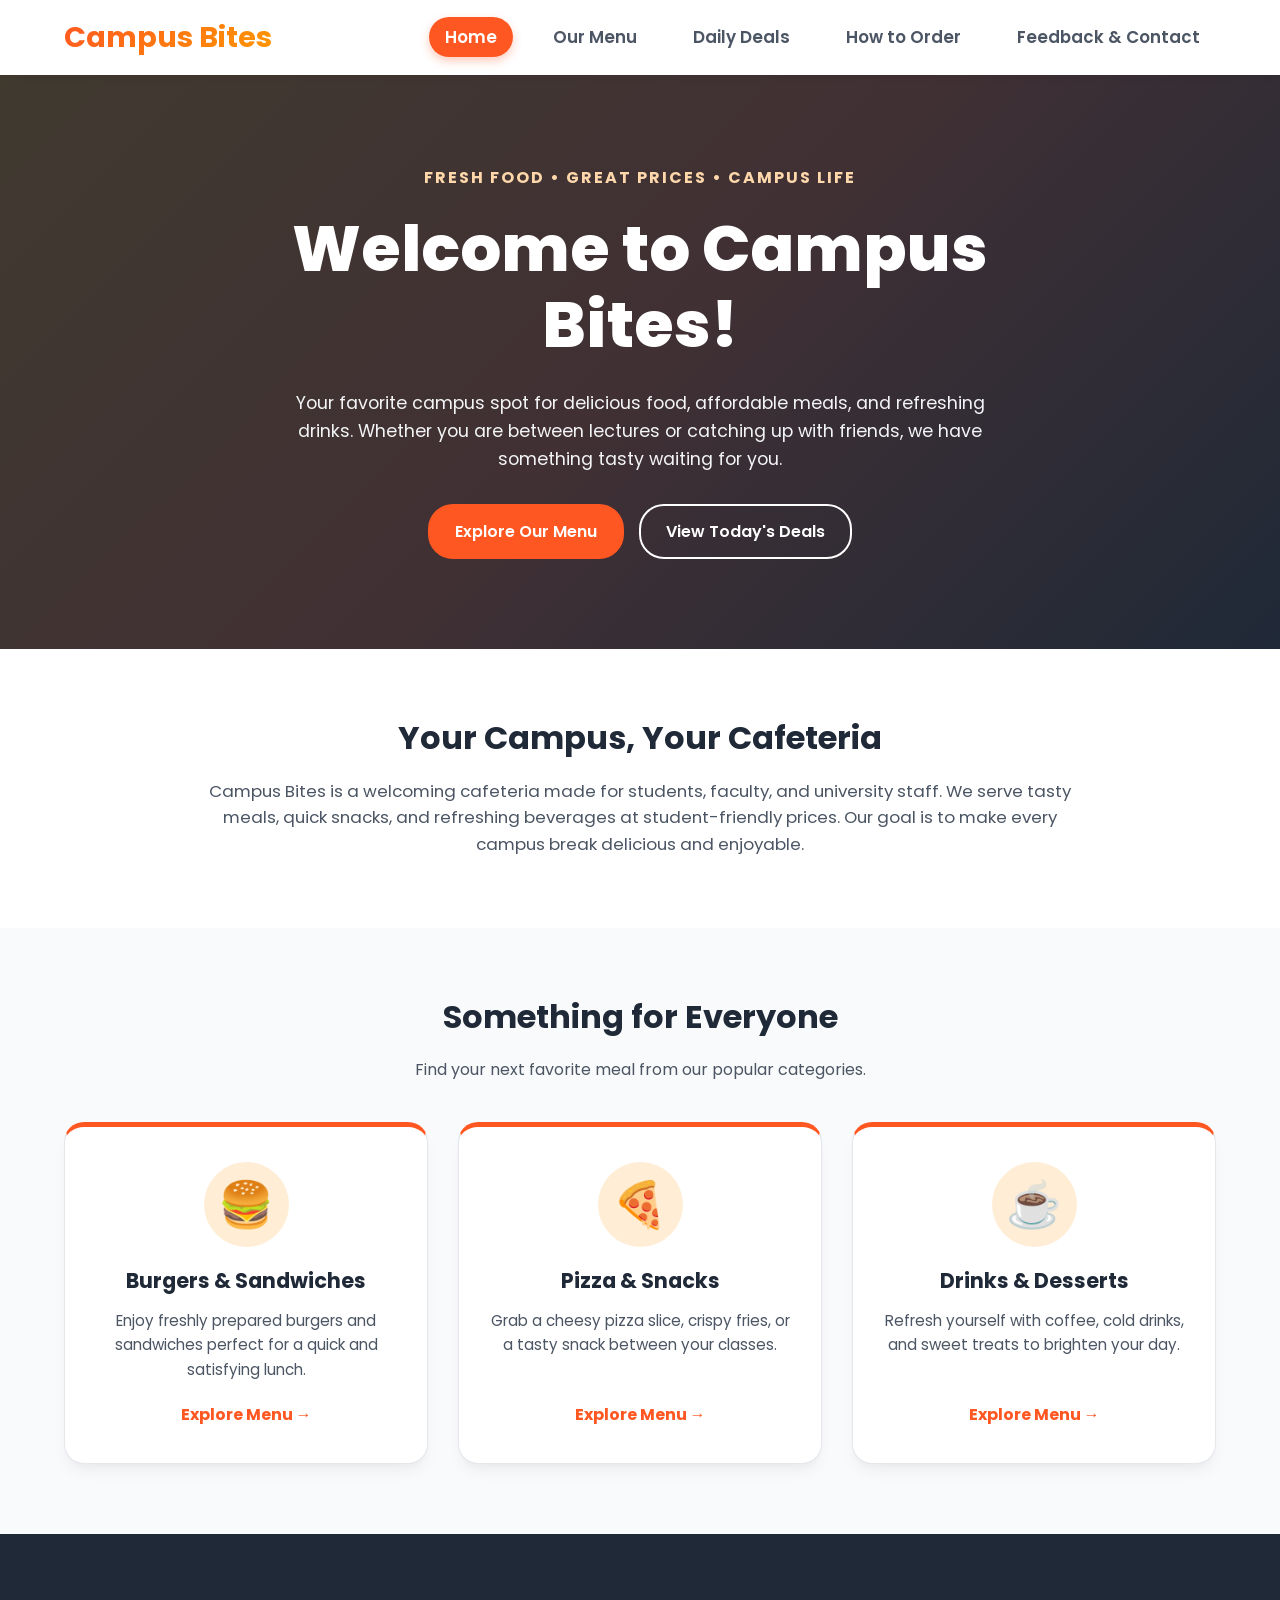
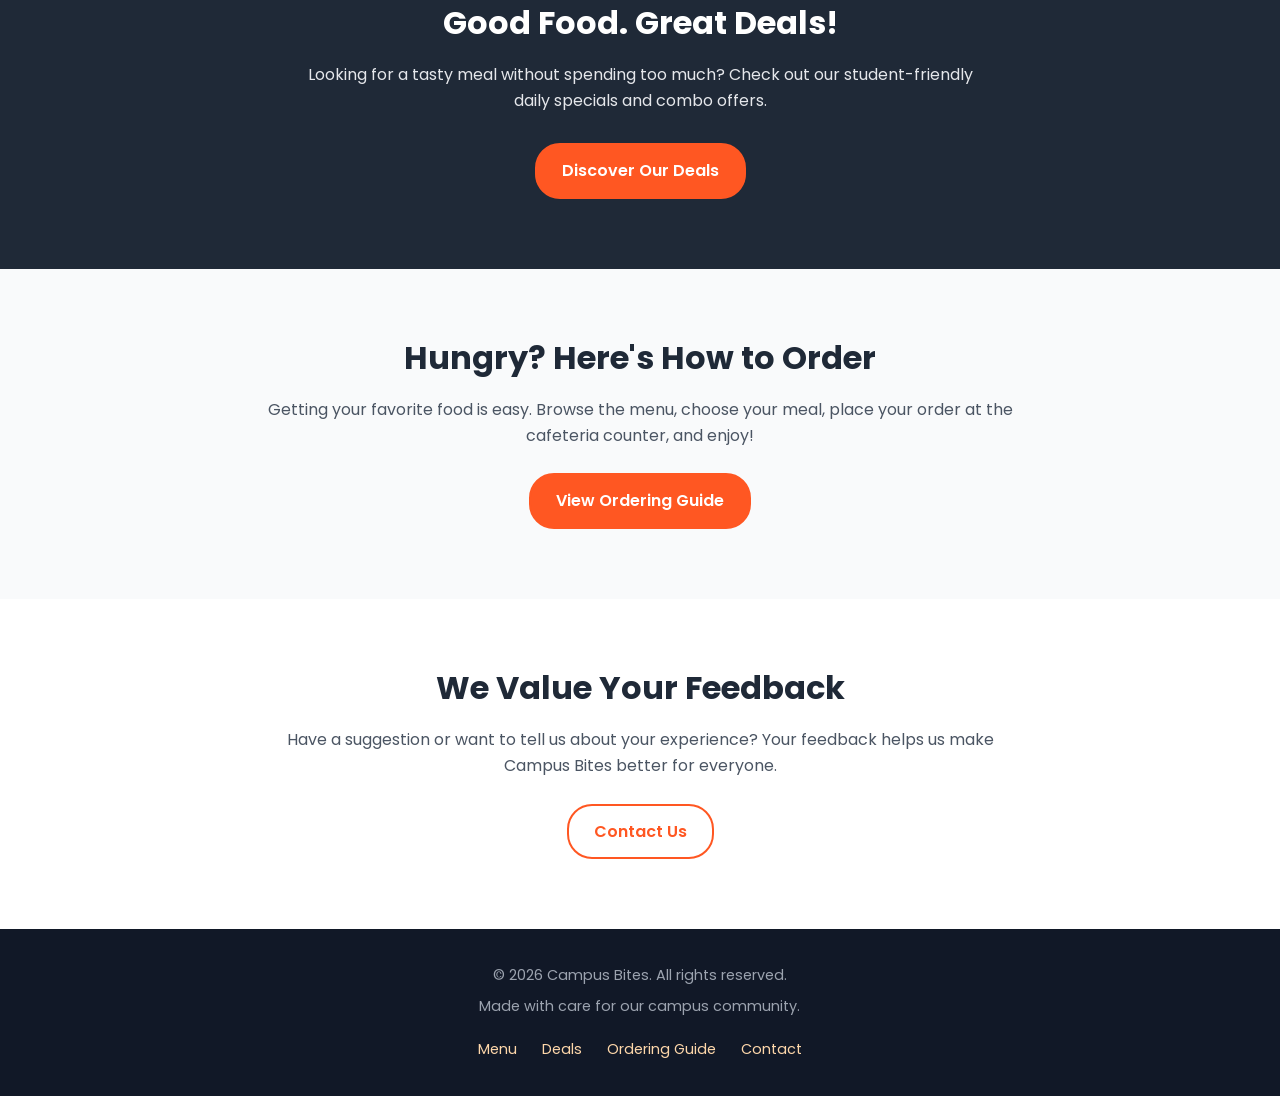
<file: src/index.html>
<!DOCTYPE html>
<html lang="en">
<head>
    <meta charset="UTF-8">
    <meta name="viewport" content="width=device-width, initial-scale=1.0">
    <meta name="description" content="Welcome to Campus Bites, your university cafeteria. Explore our menu, daily deals, ordering guide, and contact information.">
    <title>Campus Bites | University Cafeteria</title>
    <link rel="stylesheet" href="../styles/style.css">
</head>
<body>

    <!-- Header and Navigation -->
    <header>
        <nav class="navbar">
            <a href="index.html" class="logo">Campus Bites</a>

            <ul class="nav-links">
                <li><a href="index.html" class="active">Home</a></li>
                <li><a href="menu.html">Our Menu</a></li>
                <li><a href="deals.html">Daily Deals</a></li>
                <li><a href="order.html">How to Order</a></li>
                <li><a href="contact.html">Feedback & Contact</a></li>
            </ul>
        </nav>
    </header>

    <!-- Hero Section -->
    <main>
        <section class="hero">
            <div class="hero-content">
                <p class="tagline">Fresh Food • Great Prices • Campus Life</p>

                <h1>Welcome to Campus Bites!</h1>

                <p>
                    Your favorite campus spot for delicious food, affordable
                    meals, and refreshing drinks. Whether you are between
                    lectures or catching up with friends, we have something
                    tasty waiting for you.
                </p>

                <div class="hero-buttons">
                    <a href="menu.html" class="btn">Explore Our Menu</a>
                    <a href="deals.html" class="btn btn-secondary">
                        View Today's Deals
                    </a>
                </div>
            </div>
        </section>

        <!-- About Section -->
        <section class="about section">
            <div class="container">
                <h2>Your Campus, Your Cafeteria</h2>

                <p>
                    Campus Bites is a welcoming cafeteria made for students,
                    faculty, and university staff. We serve tasty meals,
                    quick snacks, and refreshing beverages at student-friendly
                    prices. Our goal is to make every campus break delicious
                    and enjoyable.
                </p>
            </div>
        </section>

        <!-- Featured Categories -->
        <section class="featured section">
            <div class="container">
                <h2>Something for Everyone</h2>

                <p class="section-description">
                    Find your next favorite meal from our popular categories.
                </p>

                <div class="card-container">

                    <article class="food-card">
                        <div class="food-icon" aria-hidden="true">🍔</div>
                        <h3>Burgers & Sandwiches</h3>
                        <p>
                            Enjoy freshly prepared burgers and sandwiches
                            perfect for a quick and satisfying lunch.
                        </p>
                        <a href="menu.html" class="text-link">
                            Explore Menu &rarr;
                        </a>
                    </article>

                    <article class="food-card">
                        <div class="food-icon" aria-hidden="true">🍕</div>
                        <h3>Pizza & Snacks</h3>
                        <p>
                            Grab a cheesy pizza slice, crispy fries, or a
                            tasty snack between your classes.
                        </p>
                        <a href="menu.html" class="text-link">
                            Explore Menu &rarr;
                        </a>
                    </article>

                    <article class="food-card">
                        <div class="food-icon" aria-hidden="true">☕</div>
                        <h3>Drinks & Desserts</h3>
                        <p>
                            Refresh yourself with coffee, cold drinks,
                            and sweet treats to brighten your day.
                        </p>
                        <a href="menu.html" class="text-link">
                            Explore Menu &rarr;
                        </a>
                    </article>

                </div>
            </div>
        </section>

        <!-- Daily Deals Banner -->
        <section class="deals-banner section">
            <div class="container">
                <h2>Good Food. Great Deals!</h2>

                <p>
                    Looking for a tasty meal without spending too much?
                    Check out our student-friendly daily specials and combo
                    offers.
                </p>

                <a href="deals.html" class="btn">
                    Discover Our Deals
                </a>
            </div>
        </section>

        <!-- Ordering Information -->
        <section class="order-info section">
            <div class="container">
                <h2>Hungry? Here's How to Order</h2>

                <p>
                    Getting your favorite food is easy. Browse the menu,
                    choose your meal, place your order at the cafeteria
                    counter, and enjoy!
                </p>

                <a href="order.html" class="btn">
                    View Ordering Guide
                </a>
            </div>
        </section>

        <!-- Feedback Section -->
        <section class="feedback section">
            <div class="container">
                <h2>We Value Your Feedback</h2>

                <p>
                    Have a suggestion or want to tell us about your
                    experience? Your feedback helps us make Campus Bites
                    better for everyone.
                </p>

                <a href="contact.html" class="btn btn-secondary">
                    Contact Us
                </a>
            </div>
        </section>
    </main>

    <!-- Footer -->
    <footer class="footer">
        <div class="container">
            <p>&copy; 2026 Campus Bites. All rights reserved.</p>
            <p>Made with care for our campus community.</p>

            <div class="footer-links">
                <a href="menu.html">Menu</a>
                <a href="deals.html">Deals</a>
                <a href="order.html">Ordering Guide</a>
                <a href="contact.html">Contact</a>
            </div>
        </div>
    </footer>

</body>
</html>
</file>
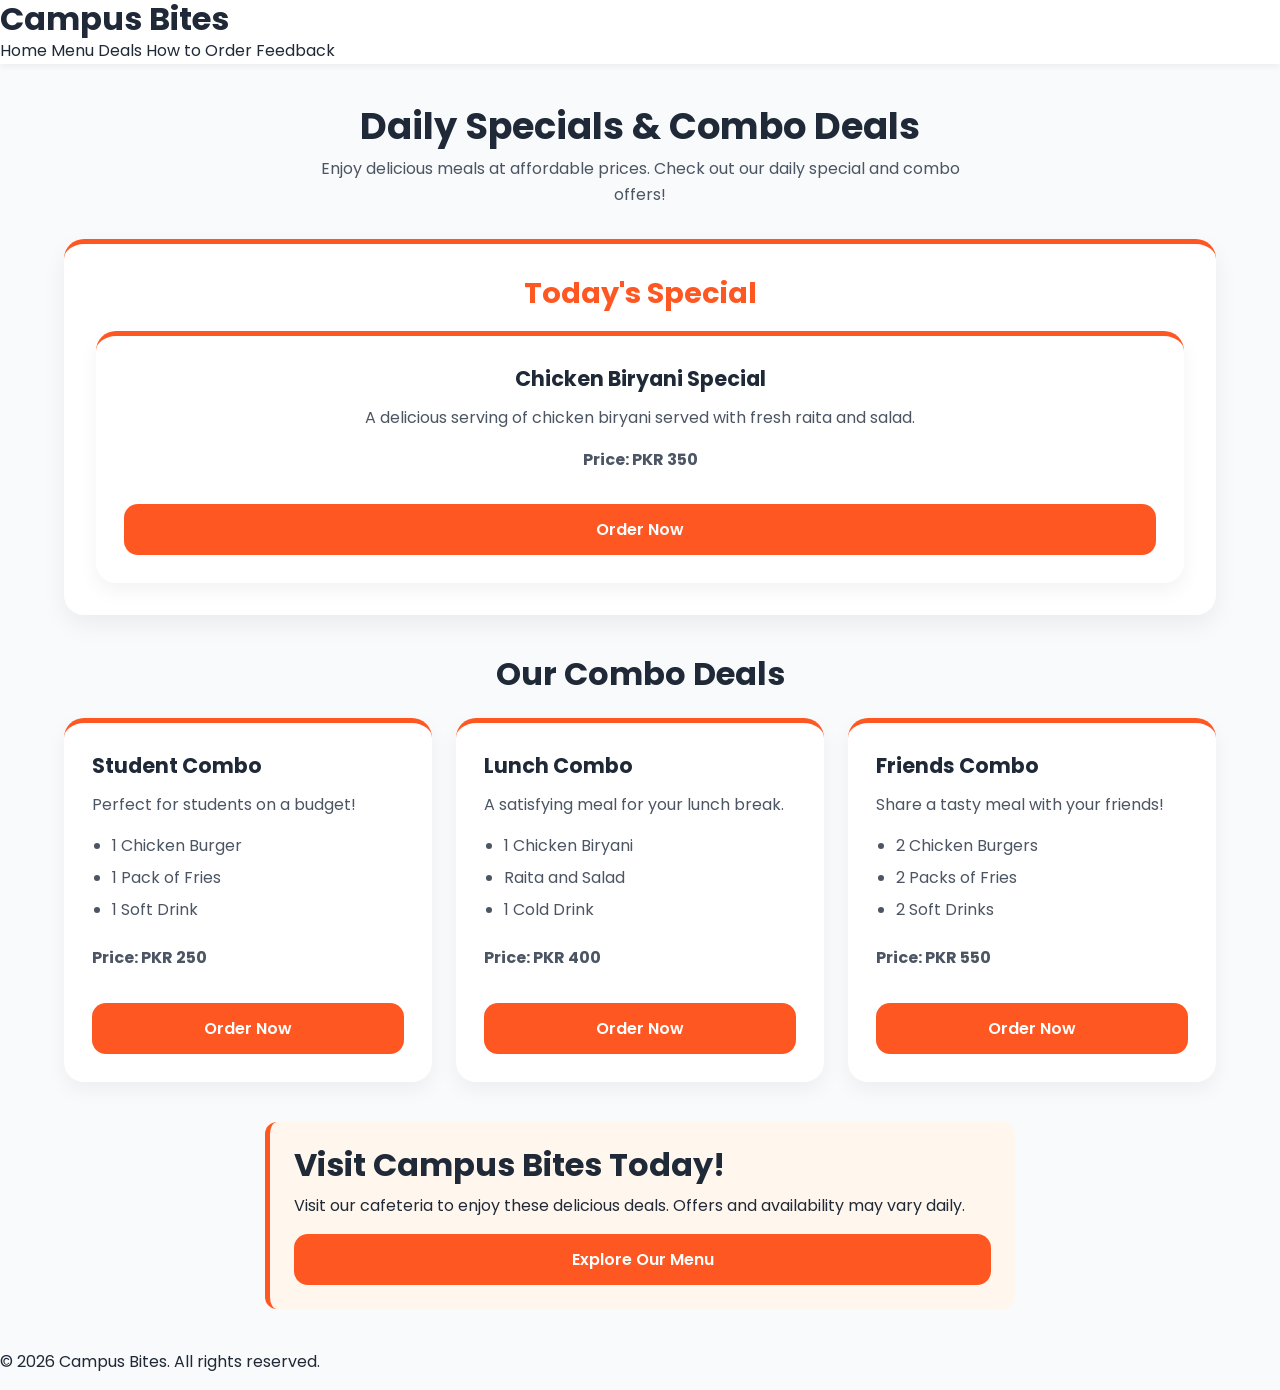
<file: src/deals.html>
<!DOCTYPE html>
<html lang="en">
<head>
    <meta charset="UTF-8">
    <meta name="viewport" content="width=device-width, initial-scale=1.0">
    <title>Daily Specials & Deals | Campus Bites</title>
    <link rel="stylesheet" href="../styles/style.css"></head>
<body>

    <header>
        <h1>Campus Bites</h1>
      
        <nav>
            <a href="index.html">Home</a>
            <a href="menu.html">Menu</a>
            <a href="deals.html">Deals</a>
            <a href="order.html">How to Order</a>
            <a href="feedback.html">Feedback</a>
        </nav>
    </header>

    <main>
        <section class="page-intro">
            <h2>Daily Specials & Combo Deals</h2>
            <p>
                Enjoy delicious meals at affordable prices.
                Check out our daily special and combo offers!
            </p>
        </section>

        <section class="daily-special">
            <h2>Today's Special</h2>
            <div class="deal-card">
                <h3>Chicken Biryani Special</h3>
                <p>
                    A delicious serving of chicken biryani
                    served with fresh raita and salad.
                </p>
                <p><strong>Price: PKR 350</strong></p>
                <a href="order.html" class="deal-button">Order Now</a>
            </div>
        </section>

        <section class="combo-deals">
            <h2>Our Combo Deals</h2>

            <div class="deals-container">

                <div class="deal-card">
                    <h3>Student Combo</h3>
                    <p>Perfect for students on a budget!</p>
                    <ul>
                        <li>1 Chicken Burger</li>
                        <li>1 Pack of Fries</li>
                        <li>1 Soft Drink</li>
                    </ul>
                    <p><strong>Price: PKR 250</strong></p>
                    <a href="order.html" class="deal-button">Order Now</a>
                </div>

                <div class="deal-card">
                    <h3>Lunch Combo</h3>
                    <p>A satisfying meal for your lunch break.</p>
                    <ul>
                        <li>1 Chicken Biryani</li>
                        <li>Raita and Salad</li>
                        <li>1 Cold Drink</li>
                    </ul>
                    <p><strong>Price: PKR 400</strong></p>
                    <a href="order.html" class="deal-button">Order Now</a>
                </div>

                <div class="deal-card">
                    <h3>Friends Combo</h3>
                    <p>Share a tasty meal with your friends!</p>
                    <ul>
                        <li>2 Chicken Burgers</li>
                        <li>2 Packs of Fries</li>
                        <li>2 Soft Drinks</li>
                    </ul>
                    <p><strong>Price: PKR 550</strong></p>
                    <a href="order.html" class="deal-button">Order Now</a>
                </div>

            </div>
        </section>

        <section class="deal-note">
            <h2>Visit Campus Bites Today!</h2>
            <p>
                Visit our cafeteria to enjoy these delicious deals.
                Offers and availability may vary daily.
            </p>
            <a href="menu.html" class="deal-button">Explore Our Menu</a>
        </section>
    </main>

    <footer>
        <p>&copy; 2026 Campus Bites. All rights reserved.</p>
    </footer>

</body>
</html>
</file>
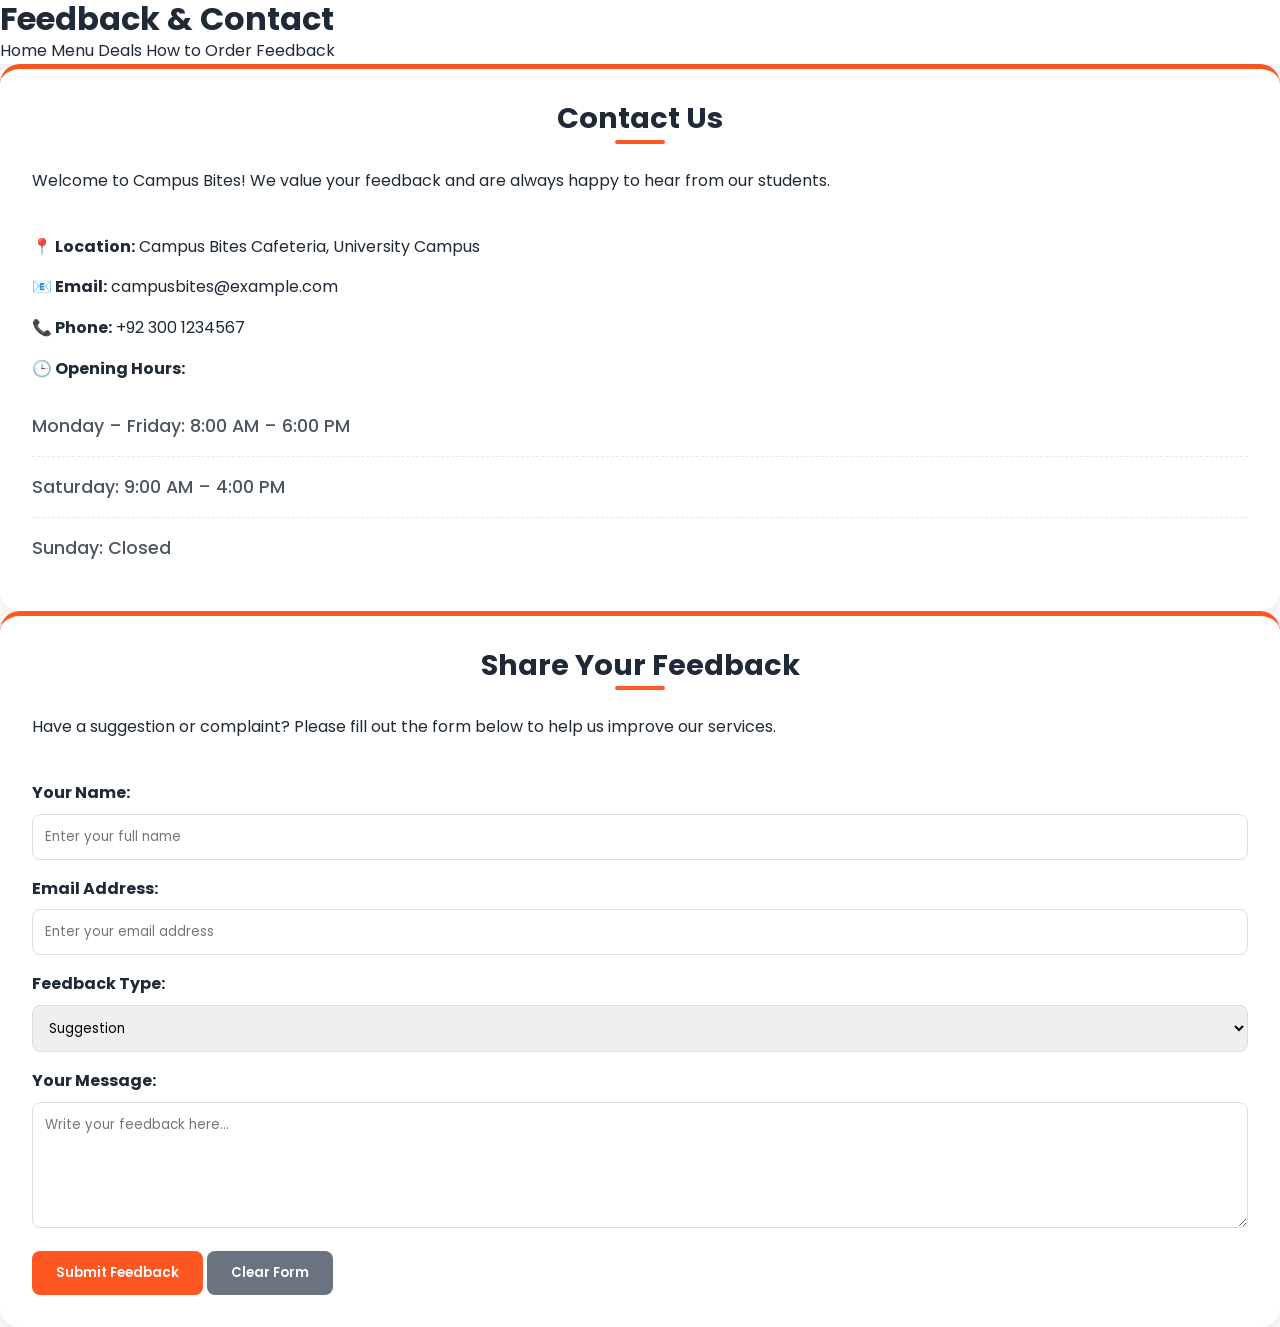
<file: src/feedback.html>
<!DOCTYPE html>
<html lang="en">
<head>
    <meta charset="UTF-8">
    <meta name="viewport" content="width=device-width, initial-scale=1.0">
    <title>Feedback & Contact - Campus Bites</title>

    <!-- Link to the shared stylesheet -->
    <link rel="stylesheet" href="../styles/style.css">
</head>
<body>

    <!-- Header and Navigation -->
    <header>
        <h1>Feedback & Contact</h1>

        <nav>
            <a href="index.html">Home</a>
            <a href="menu.html">Menu</a>
            <a href="deals.html">Deals</a>
            <a href="order.html">How to Order</a>
            <a href="feedback.html">Feedback</a>
        </nav>
    </header>

    <!-- Main Content -->
    <main>

        <!-- Contact Information -->
        <section class="menu-category">
            <h2>Contact Us</h2>

            <p>
                Welcome to Campus Bites! We value your feedback
                and are always happy to hear from our students.
            </p>

            <br>

            <p><strong>📍 Location:</strong> Campus Bites Cafeteria, University Campus</p>

            <p><strong>📧 Email:</strong>
                <a href="mailto:campusbites@example.com">
                    campusbites@example.com
                </a>
            </p>

            <p><strong>📞 Phone:</strong> +92 300 1234567</p>

            <p><strong>🕒 Opening Hours:</strong></p>

            <ul>
                <li>Monday – Friday: 8:00 AM – 6:00 PM</li>
                <li>Saturday: 9:00 AM – 4:00 PM</li>
                <li>Sunday: Closed</li>
            </ul>
        </section>

        <!-- Feedback Form -->
        <section class="menu-category">
            <h2>Share Your Feedback</h2>

            <p>
                Have a suggestion or complaint? Please fill out
                the form below to help us improve our services.
            </p>

            <br>

            <form action="#" method="post">

                <!-- Name Field -->
                <label for="name"><strong>Your Name:</strong></label>
                <br>
                <input
                    type="text"
                    id="name"
                    name="name"
                    placeholder="Enter your full name"
                    required
                    style="width: 100%; padding: 12px; margin: 8px 0 16px;
                    border: 1px solid #ddd; border-radius: 8px;
                    font-family: inherit;"
                >

                <!-- Email Field -->
                <label for="email"><strong>Email Address:</strong></label>
                <br>
                <input
                    type="email"
                    id="email"
                    name="email"
                    placeholder="Enter your email address"
                    required
                    style="width: 100%; padding: 12px; margin: 8px 0 16px;
                    border: 1px solid #ddd; border-radius: 8px;
                    font-family: inherit;"
                >

                <!-- Feedback Category -->
                <label for="category"><strong>Feedback Type:</strong></label>
                <br>
                <select
                    id="category"
                    name="category"
                    style="width: 100%; padding: 12px; margin: 8px 0 16px;
                    border: 1px solid #ddd; border-radius: 8px;
                    font-family: inherit;"
                >
                    <option value="suggestion">Suggestion</option>
                    <option value="complaint">Complaint</option>
                    <option value="compliment">Compliment</option>
                    <option value="other">Other</option>
                </select>

                <!-- Message Field -->
                <label for="message"><strong>Your Message:</strong></label>
                <br>
                <textarea
                    id="message"
                    name="message"
                    rows="5"
                    placeholder="Write your feedback here..."
                    required
                    style="width: 100%; padding: 12px; margin: 8px 0 16px;
                    border: 1px solid #ddd; border-radius: 8px;
                    font-family: inherit; resize: vertical;"
                ></textarea>

                <!-- Submit and Reset Buttons -->
                <button
                    type="submit"
                    style="background-color: #ff5722; color: white;
                    padding: 12px 24px; border: none; border-radius: 8px;
                    cursor: pointer; font-family: inherit; font-weight: 600;"
                >
                    Submit Feedback
                </button>

                <button
                    type="reset"
                    style="background-color: #6b7280; color: white;
                    padding: 12px 24px; border: none; border-radius: 8px;
                    cursor: pointer; font-family: inherit; font-weight: 600;"
                >
                    Clear Form
                </button>

            </form>
        </section>

    </main>

</body>
</html>
</file>
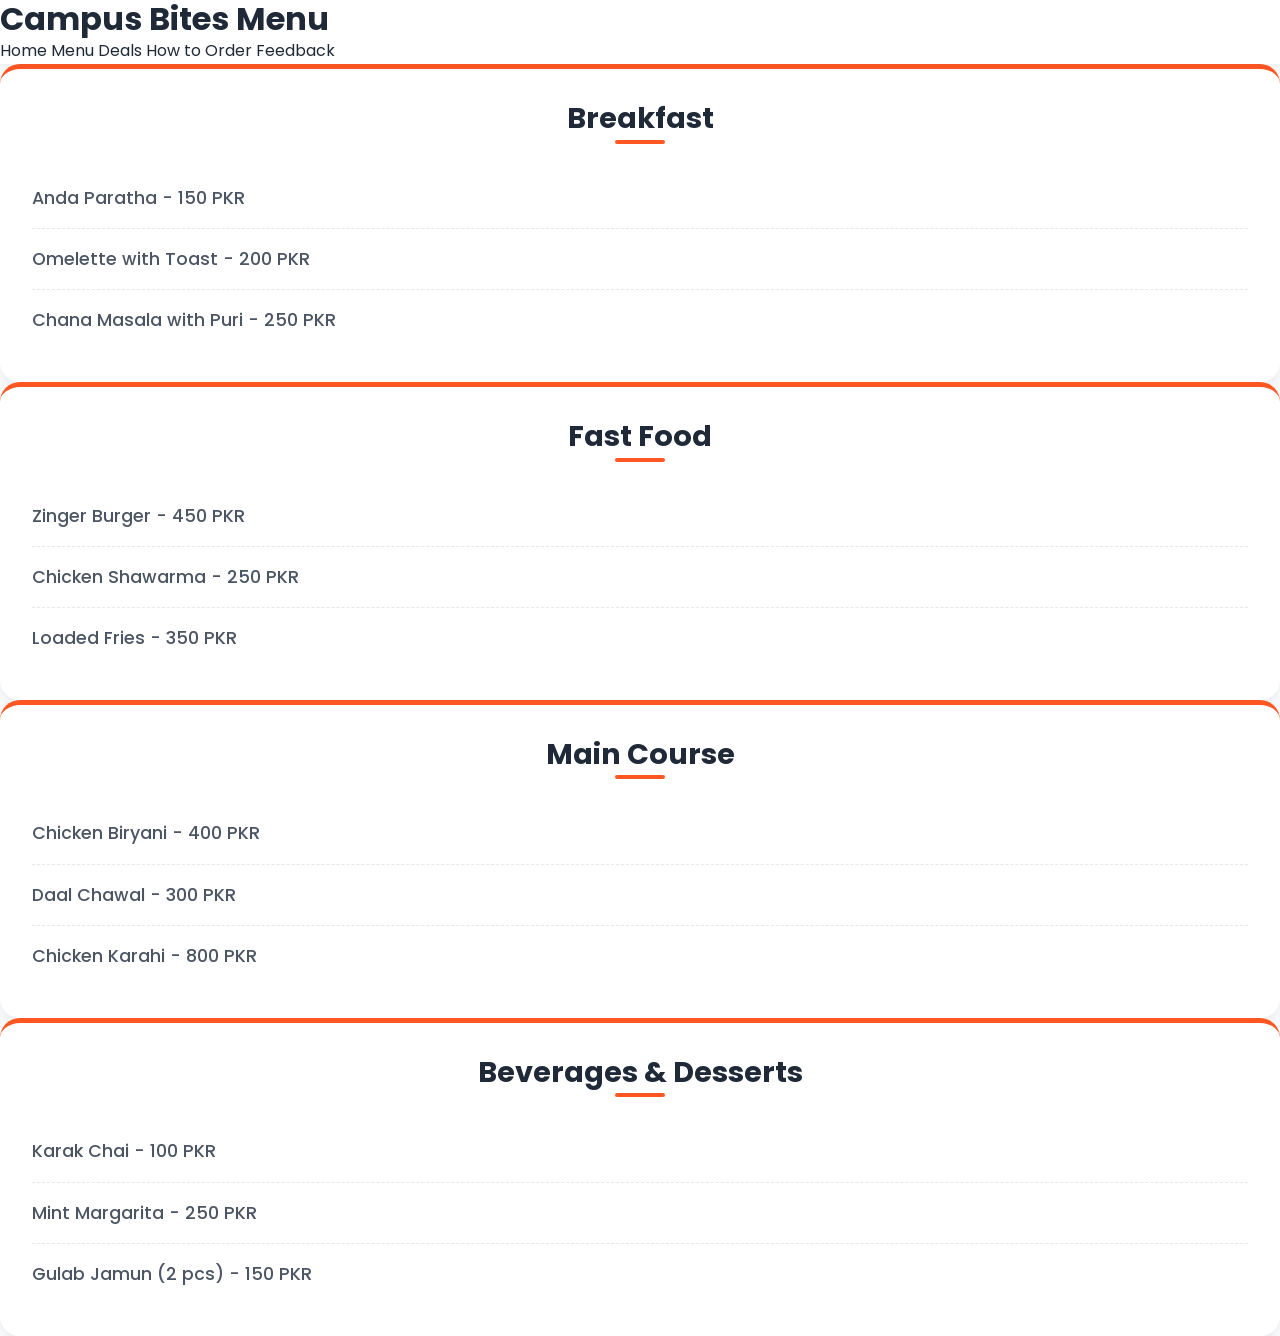
<file: src/menu.html>
<!DOCTYPE html>
<html lang="en">
<head>
    <meta charset="UTF-8">
    <meta name="viewport" content="width=device-width, initial-scale=1.0">
    <title>Menu - Campus Bites</title>
    <!-- Links to the shared stylesheet as required -->
    <link rel="stylesheet" href="../styles/style.css">
</head>
<body>
    <header>
        <h1>Campus Bites Menu</h1>
        <nav>
            <a href="index.html">Home</a>
            <a href="menu.html">Menu</a>
            <a href="deals.html">Deals</a>
            <a href="order.html">How to Order</a>
            <a href="feedback.html">Feedback</a>
        </nav>
    </header>

    <main>
        <section class="menu-category">
            <h2>Breakfast</h2>
            <ul>
                <li>Anda Paratha - 150 PKR</li>
                <li>Omelette with Toast - 200 PKR</li>
                <li>Chana Masala with Puri - 250 PKR</li>
            </ul>
        </section>

        <section class="menu-category">
            <h2>Fast Food</h2>
            <ul>
                <li>Zinger Burger - 450 PKR</li>
                <li>Chicken Shawarma - 250 PKR</li>
                <li>Loaded Fries - 350 PKR</li>
            </ul>
        </section>

        <section class="menu-category">
            <h2>Main Course</h2>
            <ul>
                <li>Chicken Biryani - 400 PKR</li>
                <li>Daal Chawal - 300 PKR</li>
                <li>Chicken Karahi - 800 PKR</li>
            </ul>
        </section>

        <section class="menu-category">
            <h2>Beverages & Desserts</h2>
            <ul>
                <li>Karak Chai - 100 PKR</li>
                <li>Mint Margarita - 250 PKR</li>
                <li>Gulab Jamun (2 pcs) - 150 PKR</li>
            </ul>
        </section>
    </main>
</body>
</html>
</file>
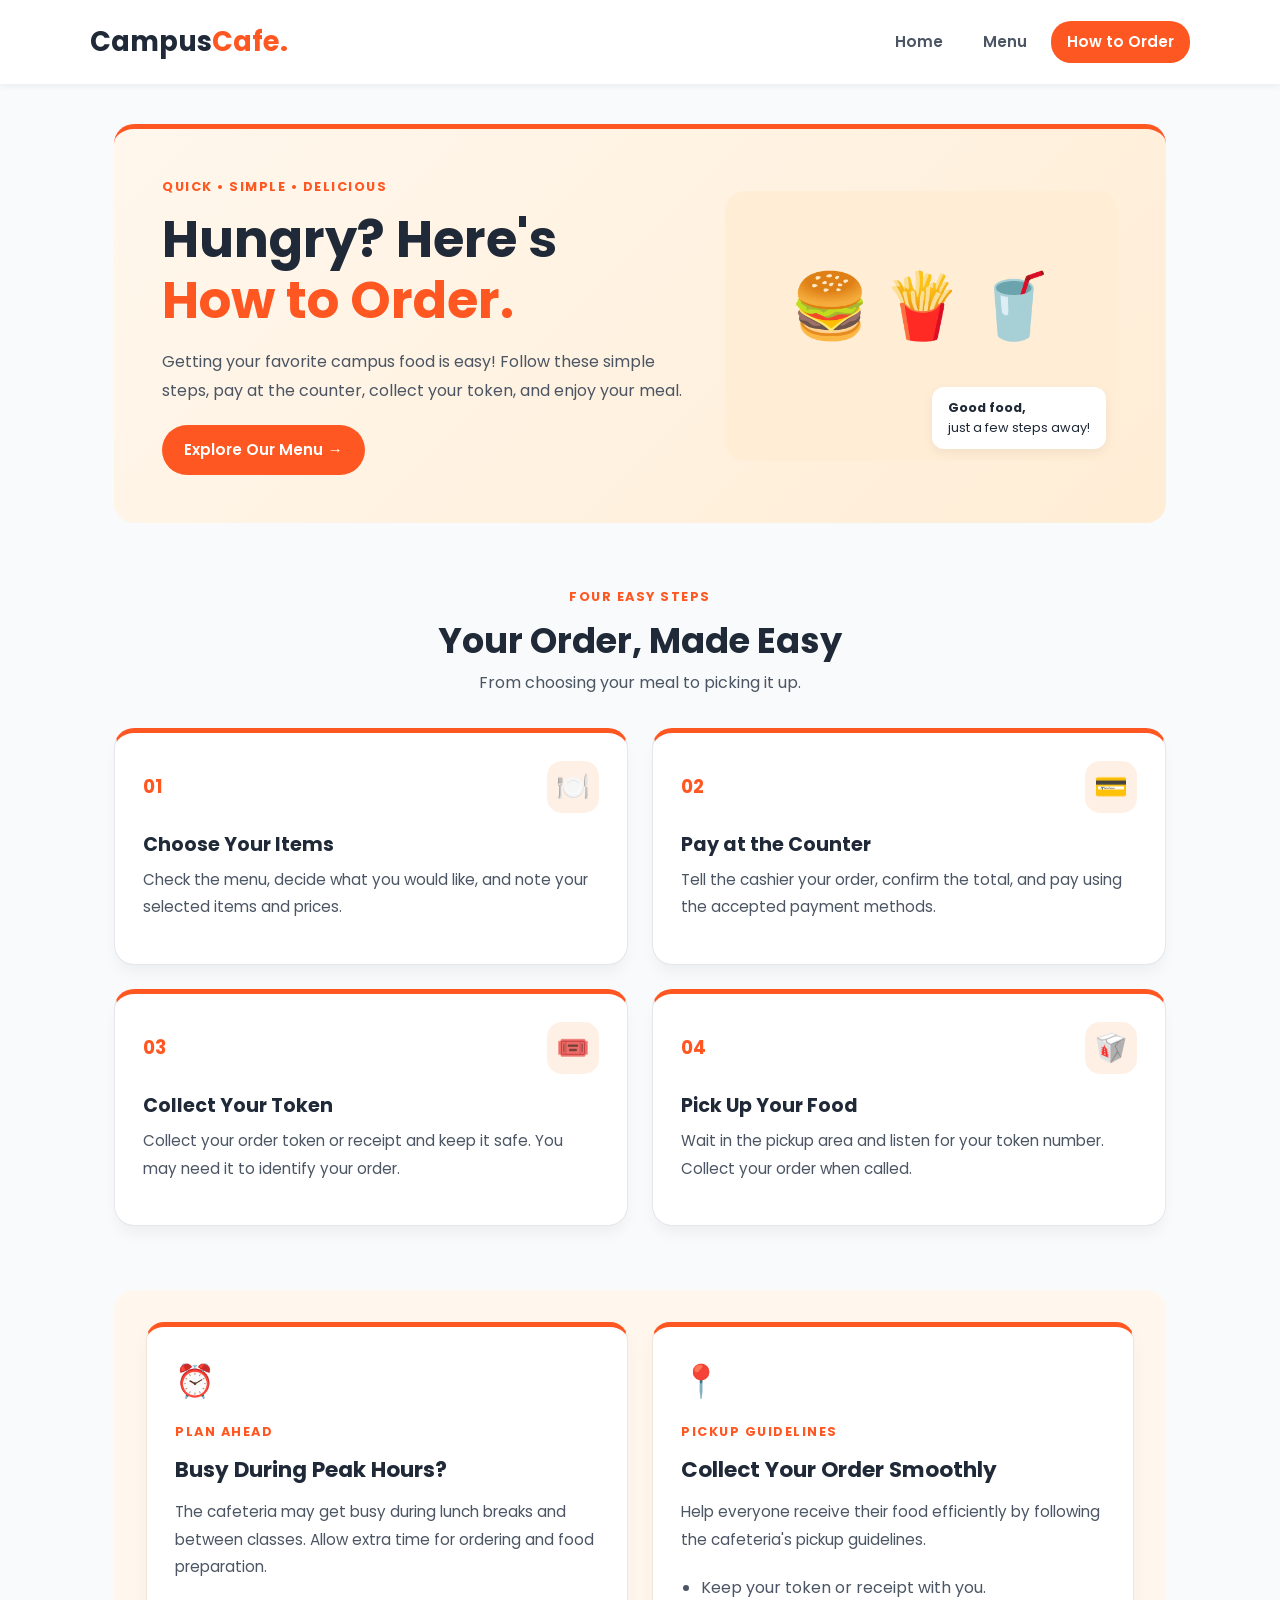
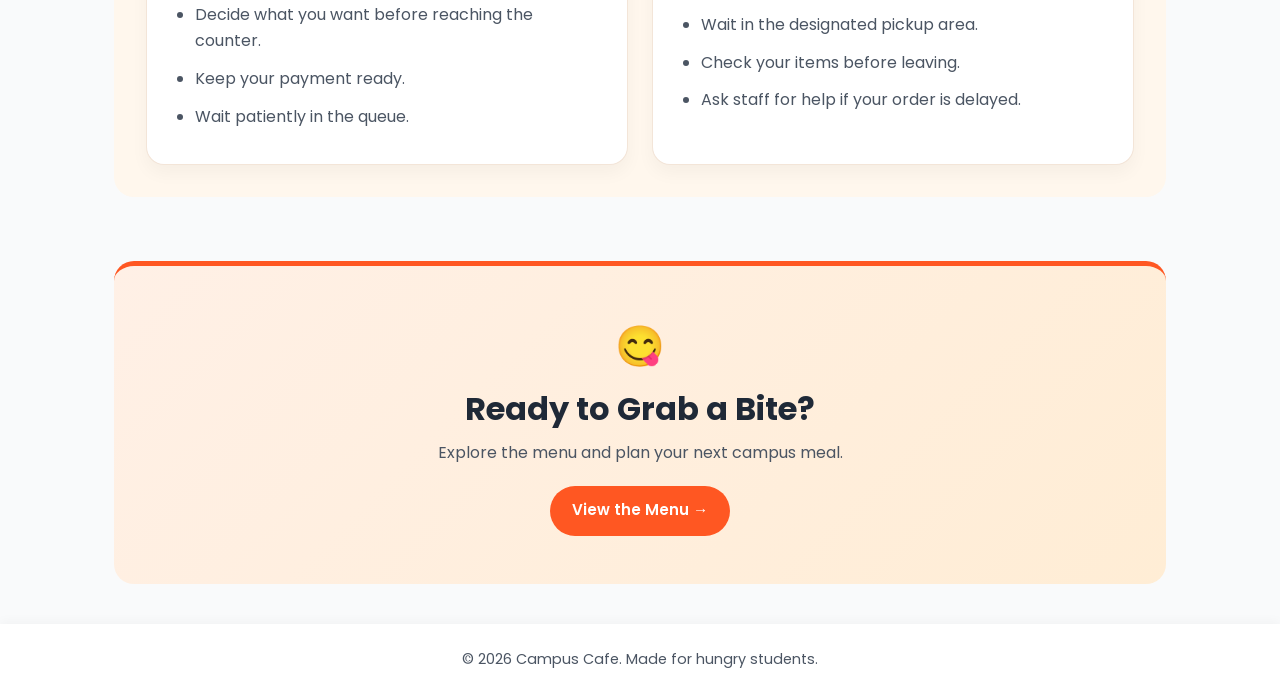
<file: src/order.html>
<!DOCTYPE html>
<html lang="en">
<head>
    <meta charset="UTF-8">
    <meta name="viewport" content="width=device-width, initial-scale=1.0">
    <meta name="description" content="Learn how to order food at Campus Cafe, from choosing your meal to collecting your order token.">
    <title>How to Order | Campus Cafe</title>
    <link rel="stylesheet" href="../styles/style.css">
</head>

<body class="order-page">

    <!-- Header and Navigation -->
    <header class="order-header">
        <nav class="order-nav" aria-label="Main navigation">
            <a href="index.html" class="order-logo">
                Campus<span>Cafe.</span>
            </a>

            <div class="order-nav-links">
                <a href="index.html">Home</a>
                <a href="menu.html">Menu</a>
                <a href="order.html" class="active" aria-current="page">
                    How to Order
                </a>
            </div>
        </nav>
    </header>

    <main class="order-main">

        <!-- Hero Section -->
        <section class="order-hero">
            <div class="order-hero-content">
                <p class="order-label">QUICK • SIMPLE • DELICIOUS</p>

                <h1>
                    Hungry? Here's
                    <span>How to Order.</span>
                </h1>

                <p class="order-hero-description">
                    Getting your favorite campus food is easy!
                    Follow these simple steps, pay at the counter,
                    collect your token, and enjoy your meal.
                </p>

                <a href="menu.html" class="order-btn">
                    Explore Our Menu &rarr;
                </a>
            </div>

            <div class="order-hero-icon" aria-label="Burger, fries, and drink">
                <span aria-hidden="true">🍔</span>
                <span aria-hidden="true">🍟</span>
                <span aria-hidden="true">🥤</span>

                <div class="order-hero-note">
                    <strong>Good food,</strong>
                    <br>
                    just a few steps away!
                </div>
            </div>
        </section>

        <!-- Ordering Steps -->
        <section class="order-steps">
            <div class="order-section-heading">
                <p class="order-label">FOUR EASY STEPS</p>
                <h2>Your Order, Made Easy</h2>
                <p>From choosing your meal to picking it up.</p>
            </div>

            <div class="order-steps-grid">

                <article class="order-step-card">
                    <div class="order-step-top">
                        <span class="order-step-number">01</span>
                        <span class="order-step-icon" aria-hidden="true">🍽️</span>
                    </div>

                    <h3>Choose Your Items</h3>
                    <p>
                        Check the menu, decide what you would like,
                        and note your selected items and prices.
                    </p>
                </article>

                <article class="order-step-card">
                    <div class="order-step-top">
                        <span class="order-step-number">02</span>
                        <span class="order-step-icon" aria-hidden="true">💳</span>
                    </div>

                    <h3>Pay at the Counter</h3>
                    <p>
                        Tell the cashier your order, confirm the total,
                        and pay using the accepted payment methods.
                    </p>
                </article>

                <article class="order-step-card">
                    <div class="order-step-top">
                        <span class="order-step-number">03</span>
                        <span class="order-step-icon" aria-hidden="true">🎟️</span>
                    </div>

                    <h3>Collect Your Token</h3>
                    <p>
                        Collect your order token or receipt and keep it
                        safe. You may need it to identify your order.
                    </p>
                </article>

                <article class="order-step-card">
                    <div class="order-step-top">
                        <span class="order-step-number">04</span>
                        <span class="order-step-icon" aria-hidden="true">🥡</span>
                    </div>

                    <h3>Pick Up Your Food</h3>
                    <p>
                        Wait in the pickup area and listen for your
                        token number. Collect your order when called.
                    </p>
                </article>

            </div>
        </section>

        <!-- Peak Hours and Pickup Guidelines -->
        <section class="order-guidelines">
            <div class="order-guidelines-grid">

                <article class="order-info-card">
                    <div class="order-info-icon" aria-hidden="true">⏰</div>

                    <p class="order-label">PLAN AHEAD</p>
                    <h2>Busy During Peak Hours?</h2>

                    <p>
                        The cafeteria may get busy during lunch breaks
                        and between classes. Allow extra time for ordering
                        and food preparation.
                    </p>

                    <ul>
                        <li>Decide what you want before reaching the counter.</li>
                        <li>Keep your payment ready.</li>
                        <li>Wait patiently in the queue.</li>
                    </ul>
                </article>

                <article class="order-info-card">
                    <div class="order-info-icon" aria-hidden="true">📍</div>

                    <p class="order-label">PICKUP GUIDELINES</p>
                    <h2>Collect Your Order Smoothly</h2>

                    <p>
                        Help everyone receive their food efficiently
                        by following the cafeteria's pickup guidelines.
                    </p>

                    <ul>
                        <li>Keep your token or receipt with you.</li>
                        <li>Wait in the designated pickup area.</li>
                        <li>Check your items before leaving.</li>
                        <li>Ask staff for help if your order is delayed.</li>
                    </ul>
                </article>

            </div>
        </section>

        <!-- Call to Action -->
        <section class="order-cta">
            <span class="order-cta-emoji" aria-hidden="true">😋</span>

            <h2>Ready to Grab a Bite?</h2>

            <p>Explore the menu and plan your next campus meal.</p>

            <a href="menu.html" class="order-btn">
                View the Menu &rarr;
            </a>
        </section>

    </main>

    <!-- Footer -->
    <footer class="order-footer">
        <p>&copy; 2026 Campus Cafe. Made for hungry students.</p>
    </footer>

</body>
</html>
</file>
<file: styles/style.css>
/* =========================================
   CAMPUS BITES - UNIFIED STYLESHEET
   Global theme + layout from develop
   Deals page styles from develop (feature/deal-page)
   Order page styles (scoped) from feature/order-page
   ========================================= */

@import url('https://fonts.googleapis.com/css2?family=Poppins:wght@400;500;600;700&display=swap');

/* 1. CSS RESET & GLOBAL PALETTE */
:root {
  --primary-color: #ff5722;
  --primary-dark: #e64a19;
  --secondary-color: #1f2937;
  --accent-color: #ff9800;
  --background-color: #f9fafb;
  --white: #ffffff;
  --text-color: #1f2937;
  --muted-color: #4b5563;
  --border-color: #e5e7eb;
  --price-color: #10b981;
  --shadow: 0 10px 15px -3px rgba(0, 0, 0, 0.05), 0 4px 6px -2px rgba(0, 0, 0, 0.025);

  /* Aliases so the order-page styles keep working with the unified palette */
  --bg-main: var(--background-color);
  --bg-card: var(--white);
  --text-primary: var(--text-color);
  --text-secondary: var(--muted-color);
  --accent: var(--primary-color);
  --accent-hover: var(--primary-dark);
}

*,
*::before,
*::after {
  margin: 0;
  padding: 0;
  box-sizing: border-box;
}

html {
  scroll-behavior: smooth;
}

body {
  font-family: 'Poppins', sans-serif;
  line-height: 1.6;
  color: var(--text-color);
  background-color: var(--background-color);
  -webkit-font-smoothing: antialiased;
}

a {
  text-decoration: none;
  color: inherit;
}

img {
  max-width: 100%;
  display: block;
}

ul {
  list-style: none;
}

.container {
  width: 90%;
  max-width: 1200px;
  margin: 0 auto;
}

.section {
  padding: 70px 0;
}

h1,
h2,
h3 {
  line-height: 1.2;
}

h2 {
  font-size: 2rem;
  margin-bottom: 20px;
  color: var(--secondary-color);
}

p {
  margin-bottom: 15px;
}


/* 2. HEADER & NAVIGATION */
header {
  background-color: var(--white);
  box-shadow: 0 4px 6px -1px rgba(0, 0, 0, 0.05);
  position: sticky;
  top: 0;
  z-index: 1000;
}

.navbar {
  width: 90%;
  max-width: 1200px;
  min-height: 75px;
  margin: 0 auto;
  display: flex;
  justify-content: space-between;
  align-items: center;
  gap: 25px;
}

.logo {
  font-size: 1.8rem;
  font-weight: 700;
  white-space: nowrap;
  background: linear-gradient(135deg, var(--primary-color), var(--accent-color));
  -webkit-background-clip: text;
  -webkit-text-fill-color: transparent;
}

.nav-links {
  display: flex;
  align-items: center;
  justify-content: flex-end;
  gap: 1.5rem;
}

.nav-links a {
  font-size: 1.05rem;
  font-weight: 600;
  color: var(--muted-color);
  padding: 0.5rem 1rem;
  border-radius: 20px;
  transition: all 0.3s ease;
}

.nav-links a:hover,
.nav-links a.active {
  color: var(--white);
  background-color: var(--primary-color);
  box-shadow: 0 4px 10px rgba(255, 87, 34, 0.3);
}

.nav-links a:focus-visible,
.footer-links a:focus-visible,
.text-link:focus-visible {
  outline: 2px solid var(--primary-color);
  outline-offset: 4px;
}


/* 3. HERO / WELCOME SECTION */
.hero {
  min-height: 520px;
  padding: 90px 5%;
  display: flex;
  align-items: center;
  justify-content: center;
  text-align: center;
  color: var(--white);
  background:
    linear-gradient(rgba(31, 41, 55, 0.85), rgba(31, 41, 55, 0.85)),
    linear-gradient(135deg, var(--accent-color), var(--primary-color), var(--secondary-color));
}

.hero-content {
  max-width: 850px;
}

.tagline {
  color: #fed7aa;
  font-size: 1rem;
  font-weight: 700;
  letter-spacing: 2px;
  text-transform: uppercase;
  margin-bottom: 20px;
}

.hero h1 {
  font-size: clamp(2.5rem, 5vw, 4.2rem);
  margin-bottom: 25px;
  font-weight: 800;
}

.hero-content > p:not(.tagline) {
  max-width: 700px;
  margin: 0 auto 30px;
  font-size: 1.1rem;
  color: #f3f4f6;
}

.hero-buttons {
  display: flex;
  justify-content: center;
  align-items: center;
  flex-wrap: wrap;
  gap: 15px;
}


/* 4. BUTTONS */
.btn {
  display: inline-block;
  padding: 13px 25px;
  border: 2px solid var(--primary-color);
  border-radius: 25px;
  background-color: var(--primary-color);
  color: var(--white);
  font-weight: 600;
  text-align: center;
  transition: all 0.3s ease;
}

.btn:hover {
  background-color: var(--primary-dark);
  border-color: var(--primary-dark);
  transform: translateY(-2px);
  box-shadow: 0 4px 12px rgba(255, 87, 34, 0.35);
}

.btn:focus-visible {
  outline: 3px solid var(--accent-color);
  outline-offset: 4px;
}

.btn-secondary {
  background-color: transparent;
  color: var(--primary-color);
  border-color: var(--primary-color);
}

.hero .btn-secondary {
  color: var(--white);
  border-color: var(--white);
}

.hero .btn-secondary:hover {
  background-color: var(--white);
  color: var(--secondary-color);
}


/* 5. ABOUT SECTION */
.about {
  background-color: var(--white);
  text-align: center;
}

.about .container {
  max-width: 900px;
}

.about p {
  color: var(--muted-color);
  font-size: 1.05rem;
  margin-bottom: 0;
}


/* 6. FEATURED FOOD CATEGORIES */
.featured {
  text-align: center;
}

.section-description {
  color: var(--muted-color);
  margin-bottom: 40px;
}

.card-container {
  display: grid;
  grid-template-columns: repeat(3, minmax(0, 1fr));
  gap: 30px;
  margin-top: 35px;
}

.food-card {
  padding: 35px 25px;
  background-color: var(--white);
  border: 1px solid var(--border-color);
  border-radius: 20px;
  border-top: 5px solid var(--primary-color);
  box-shadow: var(--shadow);
  display: flex;
  flex-direction: column;
  align-items: center;
  transition: transform 0.3s ease, box-shadow 0.3s ease;
}

.food-card:hover {
  transform: translateY(-8px);
  box-shadow: 0 20px 25px -5px rgba(0, 0, 0, 0.1), 0 10px 10px -5px rgba(0, 0, 0, 0.04);
}

.food-icon {
  width: 85px;
  height: 85px;
  margin-bottom: 22px;
  border-radius: 50%;
  display: flex;
  justify-content: center;
  align-items: center;
  background-color: #ffedd5;
  font-size: 2.8rem;
}

.food-card h3 {
  font-size: 1.3rem;
  color: var(--secondary-color);
  margin-bottom: 15px;
}

.food-card p {
  color: var(--muted-color);
  font-size: 0.95rem;
  margin-bottom: 20px;
}

.text-link {
  color: var(--primary-color);
  font-weight: 700;
  margin-top: auto;
}

.text-link:hover {
  color: var(--primary-dark);
  text-decoration: underline;
}


/* 7. DAILY DEALS BANNER */
.deals-banner {
  text-align: center;
  background-color: var(--secondary-color);
  color: var(--white);
}

.deals-banner h2 {
  color: var(--white);
}

.deals-banner p {
  max-width: 700px;
  margin: 0 auto 25px;
  color: #e5e7eb;
}

.deals-banner .btn {
  margin-top: 5px;
}


/* 8. ORDERING INFORMATION (home page section) */
.order-info {
  text-align: center;
  background-color: var(--background-color);
}

.order-info p {
  max-width: 750px;
  margin: 0 auto 25px;
  color: var(--muted-color);
}


/* 9. FEEDBACK SECTION */
.feedback {
  text-align: center;
  background-color: var(--white);
}

.feedback p {
  max-width: 750px;
  margin: 0 auto 25px;
  color: var(--muted-color);
}


/* 10. MENU PAGE SPECIFIC STYLES (feature/menu-page) */
.menu-grid {
  max-width: 1100px;
  margin: 3rem auto;
  padding: 0 1.5rem;
  display: grid;
  grid-template-columns: repeat(auto-fit, minmax(320px, 1fr));
  gap: 2rem;
}

.menu-category {
  background-color: var(--white);
  padding: 2rem;
  border-radius: 20px;
  box-shadow: var(--shadow);
  border-top: 5px solid var(--primary-color);
  transition: transform 0.3s ease, box-shadow 0.3s ease;
}

.menu-category:hover {
  transform: translateY(-8px);
  box-shadow: 0 20px 25px -5px rgba(0, 0, 0, 0.1), 0 10px 10px -5px rgba(0, 0, 0, 0.04);
}

.menu-category h2 {
  color: var(--secondary-color);
  font-size: 1.8rem;
  margin-bottom: 1.5rem;
  text-align: center;
  position: relative;
  padding-bottom: 0.5rem;
}

.menu-category h2::after {
  content: '';
  position: absolute;
  width: 50px;
  height: 4px;
  background-color: var(--primary-color);
  bottom: 0;
  left: 50%;
  transform: translateX(-50%);
  border-radius: 2px;
}

.menu-category ul {
  list-style: none;
}

.menu-category li {
  display: flex;
  justify-content: space-between;
  align-items: center;
  padding: 1rem 0;
  border-bottom: 1px dashed var(--border-color);
  font-size: 1.1rem;
  font-weight: 500;
  color: var(--muted-color);
  transition: all 0.2s ease;
}

.menu-category li:last-child {
  border-bottom: none;
}

.menu-category li:hover {
  color: var(--primary-dark);
  padding-left: 0.5rem;
}

.menu-category li span {
  color: var(--price-color);
  font-weight: 700;
  background-color: #ecfdf5;
  padding: 0.2rem 0.6rem;
  border-radius: 8px;
}


/* 11. HOW TO ORDER PAGE (feature/order-page) - scoped under .order-page */

.order-page {
  min-height: 100vh;
}

.order-page .order-main {
  display: block;
  width: 100%;
  max-width: 1100px;
  margin: 2.5rem auto;
  padding: 0 1.5rem;
}

/* Header and navigation */
.order-page .order-header {
  background-color: var(--bg-card);
  padding: 1.25rem 1rem;
  box-shadow: 0 4px 6px -1px rgba(0, 0, 0, 0.05);
  position: sticky;
  top: 0;
  z-index: 100;
}

.order-page .order-nav {
  max-width: 1100px;
  margin: 0 auto;
  display: flex;
  align-items: center;
  justify-content: space-between;
  gap: 1.5rem;
}

.order-page .order-logo {
  color: var(--text-primary);
  text-decoration: none;
  font-size: 1.7rem;
  font-weight: 700;
  white-space: nowrap;
}

.order-page .order-logo span {
  color: var(--accent);
  -webkit-text-fill-color: var(--accent);
}

.order-page .order-nav-links {
  display: flex;
  align-items: center;
  justify-content: center;
  gap: 0.5rem;
}

.order-page .order-nav-links a {
  color: var(--text-secondary);
  text-decoration: none;
  font-size: 0.95rem;
  font-weight: 600;
  padding: 0.55rem 1rem;
  border-radius: 20px;
  transition: background-color 0.25s ease, color 0.25s ease;
}

.order-page .order-nav-links a:hover,
.order-page .order-nav-links a.active {
  color: #ffffff;
  background-color: var(--accent);
}

/* Hero section */
.order-page .order-hero {
  display: grid;
  grid-template-columns: 1.15fr 0.85fr;
  align-items: center;
  gap: 2rem;
  padding: 3rem;
  margin-bottom: 4rem;
  background: linear-gradient(135deg, #fff7ed, #ffedd5);
  border-top: 5px solid var(--accent);
  border-radius: 20px;
}

.order-page .order-hero-content {
  min-width: 0;
}

.order-page .order-label {
  color: var(--accent);
  font-size: 0.8rem;
  font-weight: 700;
  letter-spacing: 1.5px;
  margin-bottom: 0.75rem;
}

.order-page .order-hero h1 {
  color: var(--text-primary);
  font-size: clamp(2rem, 4vw, 3.2rem);
  line-height: 1.2;
  margin-bottom: 1rem;
}

.order-page .order-hero h1 span {
  display: block;
  color: var(--accent);
  -webkit-text-fill-color: var(--accent);
}

.order-page .order-hero-description {
  color: var(--text-secondary);
  font-size: 1rem;
  line-height: 1.8;
  margin-bottom: 1.25rem;
}

.order-page .order-btn {
  display: inline-block;
  padding: 0.8rem 1.4rem;
  background-color: var(--accent);
  color: #ffffff;
  text-decoration: none;
  font-size: 0.95rem;
  font-weight: 600;
  border-radius: 25px;
  transition: background-color 0.25s ease, transform 0.25s ease;
}

.order-page .order-btn:hover {
  background-color: var(--accent-hover);
  transform: translateY(-3px);
}

/* Hero illustrations */
.order-page .order-hero-icon {
  position: relative;
  min-width: 0;
  min-height: 270px;
  display: flex;
  align-items: center;
  justify-content: center;
  flex-wrap: wrap;
  gap: 0.75rem;
  padding: 1.5rem 1rem 4rem;
  background-color: #ffedd5;
  border-radius: 20px;
  overflow: hidden;
}

.order-page .order-hero-icon > span {
  font-size: clamp(2.5rem, 5vw, 4rem);
}

.order-page .order-hero-note {
  position: absolute;
  right: 12px;
  bottom: 12px;
  margin: 0;
  padding: 0.65rem 1rem;
  color: var(--text-primary);
  background-color: #ffffff;
  border-radius: 12px;
  box-shadow: 0 4px 12px rgba(0, 0, 0, 0.06);
  font-size: 0.8rem;
}

/* Ordering steps section */
.order-page .order-steps {
  margin-bottom: 4rem;
}

.order-page .order-section-heading {
  text-align: center;
  margin-bottom: 2rem;
}

.order-page .order-section-heading h2 {
  color: var(--text-primary);
  font-size: clamp(1.7rem, 3vw, 2.2rem);
  margin-bottom: 0.5rem;
}

.order-page .order-section-heading > p:last-child {
  color: var(--text-secondary);
}

.order-page .order-steps-grid {
  display: grid;
  grid-template-columns: repeat(2, minmax(0, 1fr));
  gap: 1.5rem;
}

.order-page .order-step-card {
  min-width: 0;
  padding: 1.75rem;
  background-color: var(--bg-card);
  border: 1px solid #e5e7eb;
  border-top: 5px solid var(--accent);
  border-radius: 20px;
  box-shadow: 0 10px 15px -3px rgba(0, 0, 0, 0.05);
  transition: transform 0.25s ease, box-shadow 0.25s ease;
}

.order-page .order-step-card:hover {
  transform: translateY(-5px);
  box-shadow: 0 15px 25px rgba(0, 0, 0, 0.08);
}

.order-page .order-step-top {
  display: flex;
  align-items: center;
  justify-content: space-between;
  gap: 1rem;
  margin-bottom: 1.25rem;
}

.order-page .order-step-number {
  color: var(--accent);
  font-size: 1.15rem;
  font-weight: 700;
}

.order-page .order-step-icon {
  display: inline-flex;
  align-items: center;
  justify-content: center;
  width: 52px;
  height: 52px;
  flex-shrink: 0;
  background-color: #fff0e6;
  border-radius: 15px;
  font-size: 1.7rem;
}

.order-page .order-step-card h3 {
  color: var(--text-primary);
  font-size: 1.2rem;
  margin-bottom: 0.65rem;
}

.order-page .order-step-card p {
  color: var(--text-secondary);
  font-size: 0.95rem;
  line-height: 1.8;
}

/* Guidelines section */
.order-page .order-guidelines {
  margin-bottom: 4rem;
  padding: 2rem;
  background-color: #fff7ed;
  border-radius: 20px;
}

.order-page .order-guidelines-grid {
  display: grid;
  grid-template-columns: repeat(2, minmax(0, 1fr));
  gap: 1.5rem;
}

.order-page .order-info-card {
  min-width: 0;
  padding: 1.75rem;
  background-color: var(--bg-card);
  border: 1px solid #f3e5d8;
  border-top: 5px solid var(--accent);
  border-radius: 18px;
  box-shadow: 0 8px 18px rgba(0, 0, 0, 0.04);
}

.order-page .order-info-icon {
  margin-bottom: 1rem;
  font-size: 2rem;
}

.order-page .order-info-card h2 {
  color: var(--text-primary);
  font-size: 1.35rem;
  line-height: 1.4;
  margin-bottom: 0.85rem;
}

.order-page .order-info-card > p:not(.order-label) {
  color: var(--text-secondary);
  font-size: 0.95rem;
  line-height: 1.8;
}

/* list-style restored: the global reset (ul { list-style: none }) would hide bullets */
.order-page .order-info-card ul {
  list-style: disc;
  padding-left: 1.25rem;
  margin-top: 1rem;
}

.order-page .order-info-card li {
  color: var(--text-secondary);
  padding: 0.35rem 0;
  line-height: 1.65;
}

/* Bottom call to action */
.order-page .order-cta {
  padding: 3rem 1.5rem;
  margin-bottom: 2rem;
  text-align: center;
  background: linear-gradient(135deg, #fff0e6, #ffedd5);
  border-top: 5px solid var(--accent);
  border-radius: 20px;
}

.order-page .order-cta-emoji {
  display: block;
  margin-bottom: 0.75rem;
  font-size: 2.5rem;
}

.order-page .order-cta h2 {
  color: var(--text-primary);
  font-size: clamp(1.6rem, 3vw, 2rem);
  margin-bottom: 0.75rem;
}

.order-page .order-cta p {
  color: var(--text-secondary);
  margin-bottom: 1.25rem;
}

/* Order page footer */
.order-page .order-footer {
  padding: 1.5rem 1rem;
  color: var(--text-secondary);
  background-color: var(--bg-card);
  text-align: center;
  font-size: 0.9rem;
  box-shadow: 0 -3px 10px rgba(0, 0, 0, 0.03);
}

.order-page .order-footer p {
  margin: 0;
}


/* 12. FOOTER */
.footer {
  padding: 35px 5%;
  background-color: #111827;
  color: var(--white);
  text-align: center;
}

.footer p {
  font-size: 0.9rem;
  color: #9ca3af;
  margin-bottom: 8px;
}

.footer-links {
  display: flex;
  justify-content: center;
  align-items: center;
  flex-wrap: wrap;
  gap: 25px;
  margin-top: 20px;
}

.footer-links a {
  color: #fed7aa;
  font-size: 0.9rem;
  transition: color 0.3s ease;
}

.footer-links a:hover {
  color: var(--white);
  text-decoration: underline;
}


/* 13. RESPONSIVE DESIGN */
@media screen and (max-width: 900px) {
  .navbar {
    flex-direction: column;
    justify-content: center;
    padding: 18px 0;
    gap: 15px;
  }

  .nav-links {
    justify-content: center;
    flex-wrap: wrap;
    gap: 12px 22px;
  }

  .card-container {
    grid-template-columns: repeat(2, minmax(0, 1fr));
    gap: 20px;
  }

  .hero {
    min-height: 450px;
    padding: 70px 5%;
  }

  .section {
    padding: 55px 0;
  }
}

@media screen and (max-width: 768px) {
  .menu-grid {
    grid-template-columns: 1fr;
    margin: 2rem auto;
  }

  .menu-category {
    padding: 1.5rem;
  }

  /* Order page - tablet */
  .order-page .order-main {
    margin: 1.5rem auto;
    padding: 0 1rem;
  }

  .order-page .order-nav {
    flex-direction: column;
    gap: 0.75rem;
  }

  .order-page .order-nav-links {
    flex-wrap: wrap;
    gap: 0.25rem;
  }

  .order-page .order-hero {
    grid-template-columns: 1fr;
    padding: 2rem;
    margin-bottom: 3rem;
  }

  .order-page .order-hero-icon {
    min-height: 200px;
  }

  .order-page .order-steps-grid,
  .order-page .order-guidelines-grid {
    grid-template-columns: repeat(2, minmax(0, 1fr));
  }

  .order-page .order-guidelines {
    padding: 1.25rem;
  }
}

@media screen and (max-width: 600px) {
  .navbar {
    width: 92%;
  }

  .logo {
    font-size: 1.5rem;
  }

  .nav-links {
    gap: 10px 16px;
  }

  .nav-links a {
    font-size: 0.85rem;
  }

  .hero {
    min-height: 420px;
    padding: 60px 6%;
  }

  .hero h1 {
    font-size: 2.4rem;
  }

  .hero-content > p:not(.tagline) {
    font-size: 1rem;
  }

  .tagline {
    font-size: 0.8rem;
    letter-spacing: 1px;
  }

  .hero-buttons {
    flex-direction: column;
    align-items: stretch;
  }

  .hero-buttons .btn {
    width: 100%;
  }

  h2 {
    font-size: 1.7rem;
  }

  .section {
    padding: 45px 0;
  }

  .card-container {
    grid-template-columns: 1fr;
    gap: 22px;
  }

  .food-card {
    padding: 28px 22px;
  }

  .footer-links {
    gap: 12px 20px;
  }
}

/* Order page - mobile */
@media (max-width: 480px) {
  .order-page .order-main {
    padding: 0 0.85rem;
  }

  .order-page .order-header {
    padding: 1rem 0.5rem;
  }

  .order-page .order-logo {
    font-size: 1.5rem;
  }

  .order-page .order-nav-links a {
    padding: 0.5rem 0.65rem;
    font-size: 0.85rem;
  }

  .order-page .order-hero {
    padding: 1.5rem 1.15rem;
    border-radius: 15px;
  }

  .order-page .order-hero h1 {
    font-size: 1.9rem;
  }

  .order-page .order-hero-icon {
    min-height: 165px;
    gap: 0.5rem;
    padding: 1rem 0.5rem 3.5rem;
  }

  .order-page .order-hero-icon > span {
    font-size: 2.4rem;
  }

  .order-page .order-hero-note {
    right: 8px;
    bottom: 8px;
    padding: 0.45rem 0.7rem;
    font-size: 0.72rem;
  }

  .order-page .order-steps-grid,
  .order-page .order-guidelines-grid {
    grid-template-columns: 1fr;
  }

  .order-page .order-step-card,
  .order-page .order-info-card {
    padding: 1.25rem;
  }

  .order-page .order-guidelines {
    padding: 1rem;
  }

  .order-page .order-cta {
    padding: 2.25rem 1rem;
  }
}


/* DEALS PAGE (from develop / feature/deal-page) */

/* Fix the shared main grid for the deals page */
main:has(.deals-container) {
  display: block;
  max-width: 1200px;
  margin: 2.5rem auto;
  padding: 0 1.5rem;
}

.page-intro {
  text-align: center;
  margin-bottom: 2rem;
}

.page-intro h2 {
  color: var(--secondary-color);
  font-size: clamp(1.8rem, 3vw, 2.3rem);
  margin-bottom: 0.5rem;
}

.page-intro p {
  max-width: 650px;
  margin: 0 auto;
  color: var(--muted-color);
}

.daily-special {
  background: var(--white);
  padding: 2rem;
  margin-bottom: 2.5rem;
  border-top: 5px solid var(--primary-color);
  border-radius: 20px;
  box-shadow: 0 10px 25px rgba(0, 0, 0, 0.06);
  text-align: center;
}

.daily-special h2 {
  color: var(--primary-color);
  font-size: 1.8rem;
  margin-bottom: 1.25rem;
}

.daily-special p {
  color: var(--muted-color);
  margin-bottom: 0.75rem;
}

.daily-special .menu-category {
  max-width: 500px;
  margin: 0 auto;
  border-top-color: var(--primary-color);
}

.daily-special .menu-category:hover {
  transform: none;
}

.combo-deals {
  margin-bottom: 2.5rem;
}

.combo-deals > h2 {
  text-align: center;
  color: var(--secondary-color);
  font-size: 2rem;
  margin-bottom: 1.5rem;
}

.deals-container {
  display: grid;
  grid-template-columns: repeat(3, minmax(0, 1fr));
  gap: 1.5rem;
  align-items: stretch;
}

.deal-card {
  min-width: 0;
  background: var(--white);
  padding: 1.75rem;
  border-top: 5px solid var(--primary-color);
  border-radius: 20px;
  box-shadow: 0 8px 20px rgba(0, 0, 0, 0.05);
  display: flex;
  flex-direction: column;
  transition: transform 0.25s ease, box-shadow 0.25s ease;
}

.deal-card:hover {
  transform: translateY(-5px);
  box-shadow: 0 15px 28px rgba(0, 0, 0, 0.09);
}

.deal-card h3 {
  color: var(--secondary-color);
  font-size: 1.3rem;
  line-height: 1.4;
  margin-bottom: 0.75rem;
}

.deal-card p {
  color: var(--muted-color);
  margin-bottom: 1rem;
}

/* list-style restored: the global reset (ul { list-style: none }) would hide bullets */
.deal-card ul {
  list-style: disc;
  padding-left: 1.25rem;
  margin-bottom: 1rem;
  color: var(--muted-color);
}

.deal-card li {
  margin-bottom: 0.4rem;
  overflow-wrap: anywhere;
}

.deal-price {
  color: var(--price-color);
  font-size: 1.35rem;
  font-weight: 700;
  margin-top: auto;
  padding-top: 1rem;
}

.deal-button {
  display: block;
  width: 100%;
  padding: 0.8rem 1rem;
  margin-top: 1rem;
  background: var(--primary-color);
  color: #ffffff;
  text-align: center;
  text-decoration: none;
  font-weight: 600;
  border-radius: 14px;
  overflow-wrap: break-word;
  transition: background-color 0.25s ease, transform 0.25s ease;
}

.deal-button:hover {
  background: var(--primary-dark);
  color: #ffffff;
  transform: translateY(-2px);
}

.deal-note {
  max-width: 750px;
  margin: 2.5rem auto;
  padding: 1.5rem;
  background: #fff7ed;
  color: var(--secondary-color);
  border-left: 5px solid var(--primary-color);
  border-radius: 12px;
}

.deal-note h2,
.deal-note h3 {
  margin-bottom: 0.5rem;
}

/* Deals page - tablet */
@media (max-width: 900px) {
  .deals-container {
    grid-template-columns: repeat(2, minmax(0, 1fr));
    gap: 1.25rem;
  }
}

/* Deals page - mobile */
@media (max-width: 600px) {
  main:has(.deals-container) {
    margin: 1.5rem auto;
    padding: 0 1rem;
  }

  .deals-container {
    grid-template-columns: 1fr;
  }

  .daily-special {
    padding: 1.25rem;
    margin-bottom: 1.75rem;
  }

  .deal-card {
    padding: 1.4rem;
  }

  .combo-deals > h2 {
    font-size: 1.65rem;
  }
}


/* 14. REDUCED MOTION ACCESSIBILITY */
@media (prefers-reduced-motion: reduce) {
  html {
    scroll-behavior: auto;
  }

  *,
  *::before,
  *::after {
    animation-duration: 0.01ms !important;
    transition-duration: 0.01ms !important;
  }

  .order-page *,
  .order-page *::before,
  .order-page *::after {
    scroll-behavior: auto !important;
    transition: none !important;
    animation: none !important;
  }
}
</file>
